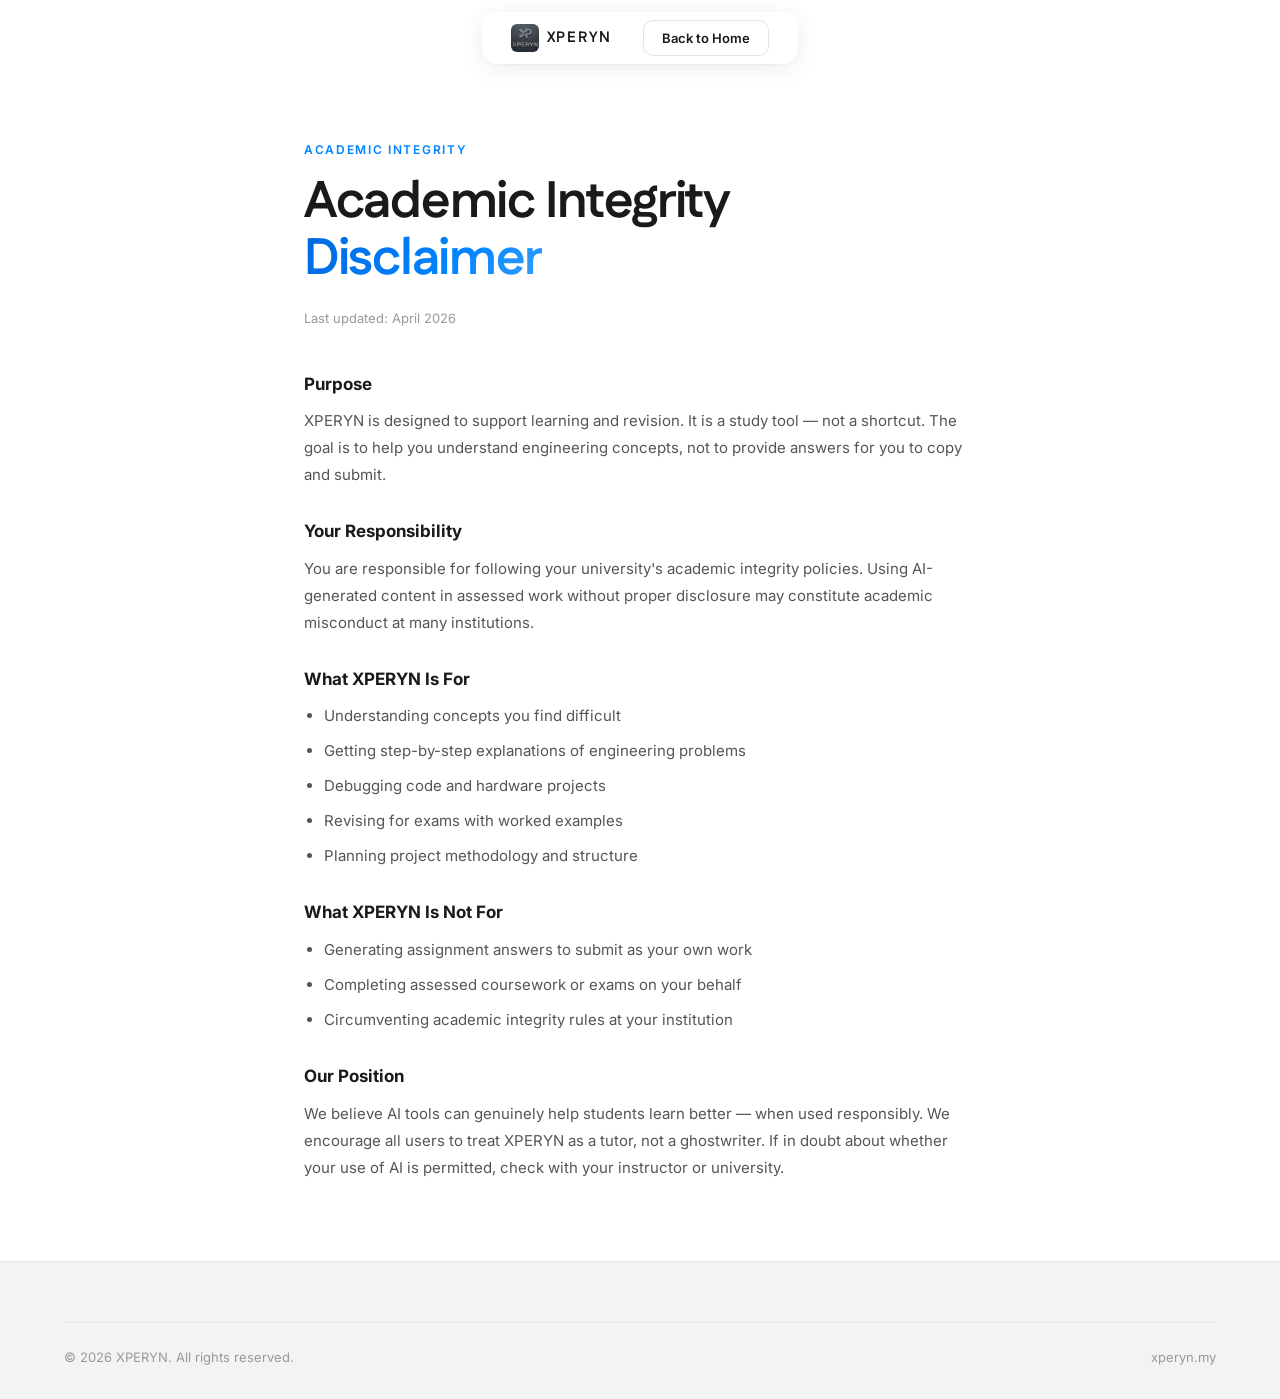
<file: website/academic-integrity.html>
<!DOCTYPE html>
<html lang="en">
<head>
  <meta charset="UTF-8" />
  <meta name="viewport" content="width=device-width, initial-scale=1.0" />
  <title>Academic Integrity — XPERYN</title>
  <link rel="icon" type="image/png" href="assets/images/favicon.png" />
  <link rel="preconnect" href="https://fonts.googleapis.com" />
  <link rel="preconnect" href="https://fonts.gstatic.com" crossorigin />
  <link href="https://fonts.googleapis.com/css2?family=Fustat:wght@700&family=Inter:wght@400;500;600;700&display=swap" rel="stylesheet" />
  <link rel="stylesheet" href="assets/style.css" />
</head>
<body>
  <nav id="navbar" class="scrolled">
    <div class="nav-inner">
      <a href="index.html" class="nav-logo">
        <img src="assets/images/favicon.png" alt="XPERYN" class="nav-logo-img" />
        <span class="nav-logo-text">XPERYN</span>
      </a>
      <a href="index.html" class="nav-cta">Back to Home</a>
    </div>
  </nav>

  <section style="padding:140px 24px 80px;max-width:720px;margin:0 auto">
    <div class="section-label">Academic Integrity</div>
    <h1 class="section-title">Academic Integrity<br /><span class="gradient-text">Disclaimer</span></h1>
    <p style="color:var(--text-3);font-size:13px;margin-bottom:40px">Last updated: April 2026</p>

    <div style="font-size:15px;color:var(--text-2);line-height:1.8;display:flex;flex-direction:column;gap:28px">
      <div>
        <h3 style="font-size:17px;color:var(--text);margin-bottom:8px">Purpose</h3>
        <p>XPERYN is designed to support learning and revision. It is a study tool — not a shortcut. The goal is to help you understand engineering concepts, not to provide answers for you to copy and submit.</p>
      </div>
      <div>
        <h3 style="font-size:17px;color:var(--text);margin-bottom:8px">Your Responsibility</h3>
        <p>You are responsible for following your university's academic integrity policies. Using AI-generated content in assessed work without proper disclosure may constitute academic misconduct at many institutions.</p>
      </div>
      <div>
        <h3 style="font-size:17px;color:var(--text);margin-bottom:8px">What XPERYN Is For</h3>
        <ul style="padding-left:20px;display:flex;flex-direction:column;gap:8px;margin-top:8px">
          <li>Understanding concepts you find difficult</li>
          <li>Getting step-by-step explanations of engineering problems</li>
          <li>Debugging code and hardware projects</li>
          <li>Revising for exams with worked examples</li>
          <li>Planning project methodology and structure</li>
        </ul>
      </div>
      <div>
        <h3 style="font-size:17px;color:var(--text);margin-bottom:8px">What XPERYN Is Not For</h3>
        <ul style="padding-left:20px;display:flex;flex-direction:column;gap:8px;margin-top:8px">
          <li>Generating assignment answers to submit as your own work</li>
          <li>Completing assessed coursework or exams on your behalf</li>
          <li>Circumventing academic integrity rules at your institution</li>
        </ul>
      </div>
      <div>
        <h3 style="font-size:17px;color:var(--text);margin-bottom:8px">Our Position</h3>
        <p>We believe AI tools can genuinely help students learn better — when used responsibly. We encourage all users to treat XPERYN as a tutor, not a ghostwriter. If in doubt about whether your use of AI is permitted, check with your instructor or university.</p>
      </div>
    </div>
  </section>

  <footer class="footer">
    <div class="container">
      <div class="footer-bottom">
        <span>&copy; 2026 XPERYN. All rights reserved.</span>
        <span>xperyn.my</span>
      </div>
    </div>
  </footer>
</body>
</html>
</file>
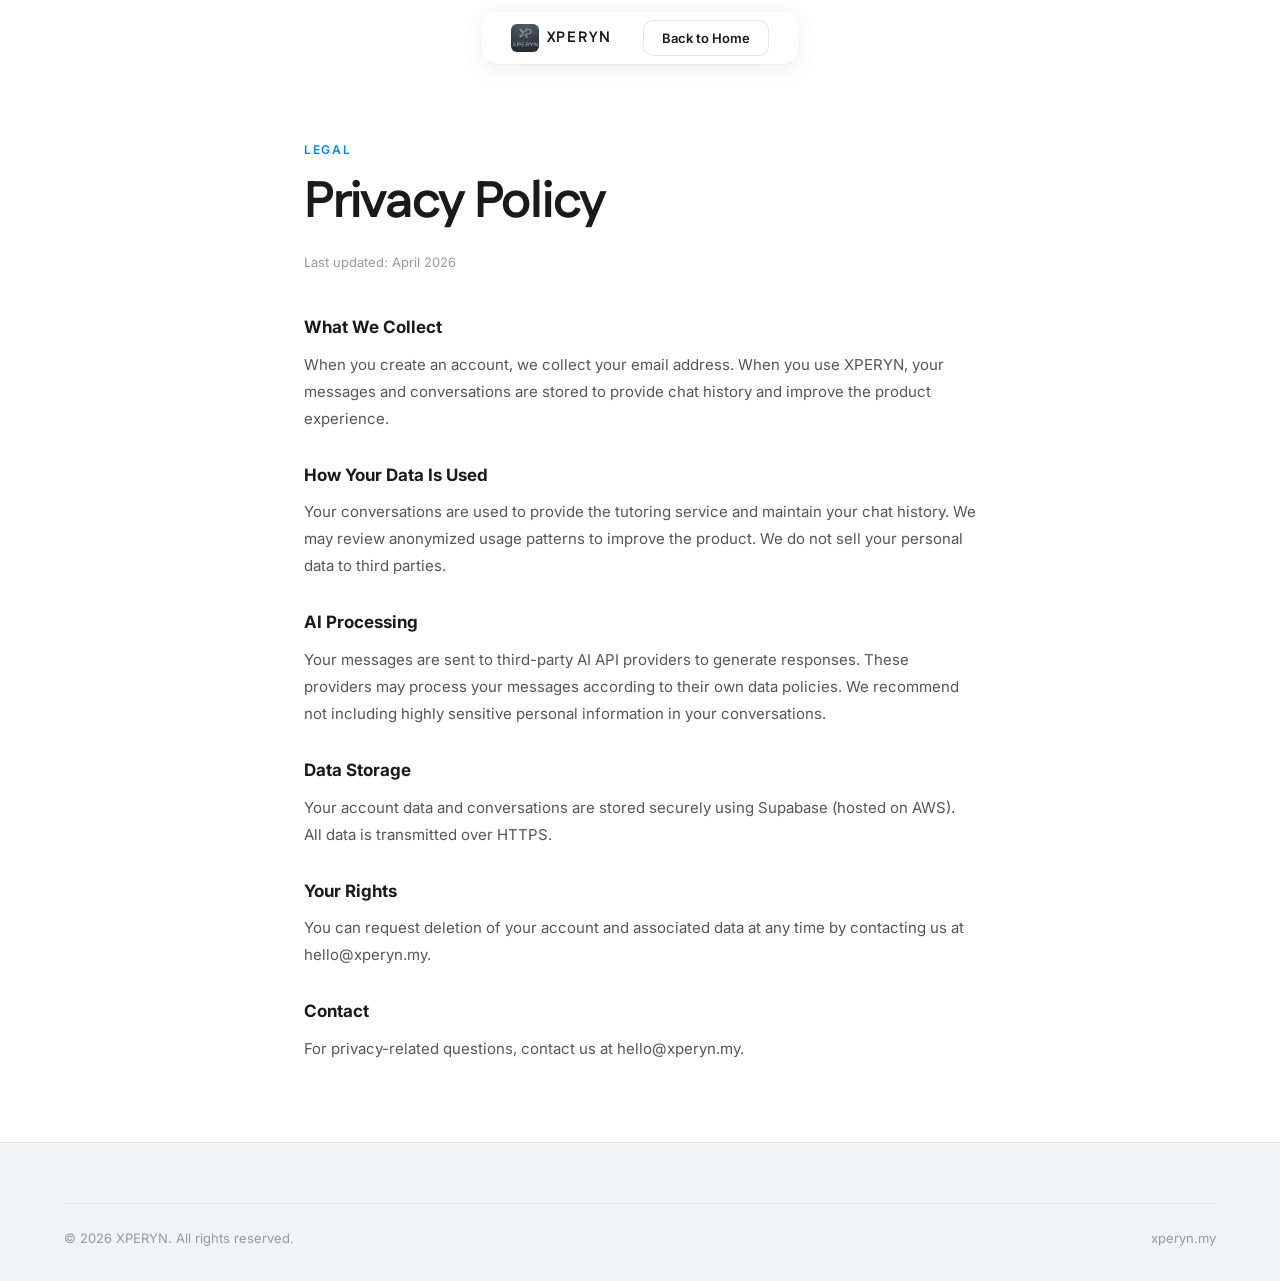
<file: website/privacy.html>
<!DOCTYPE html>
<html lang="en">
<head>
  <meta charset="UTF-8" />
  <meta name="viewport" content="width=device-width, initial-scale=1.0" />
  <title>Privacy Policy — XPERYN</title>
  <link rel="icon" type="image/png" href="assets/images/favicon.png" />
  <link rel="preconnect" href="https://fonts.googleapis.com" />
  <link rel="preconnect" href="https://fonts.gstatic.com" crossorigin />
  <link href="https://fonts.googleapis.com/css2?family=Fustat:wght@700&family=Inter:wght@400;500;600;700&display=swap" rel="stylesheet" />
  <link rel="stylesheet" href="assets/style.css" />
</head>
<body>
  <nav id="navbar" class="scrolled">
    <div class="nav-inner">
      <a href="index.html" class="nav-logo">
        <img src="assets/images/favicon.png" alt="XPERYN" class="nav-logo-img" />
        <span class="nav-logo-text">XPERYN</span>
      </a>
      <a href="index.html" class="nav-cta">Back to Home</a>
    </div>
  </nav>

  <section style="padding:140px 24px 80px;max-width:720px;margin:0 auto">
    <div class="section-label">Legal</div>
    <h1 class="section-title">Privacy Policy</h1>
    <p style="color:var(--text-3);font-size:13px;margin-bottom:40px">Last updated: April 2026</p>

    <div style="font-size:15px;color:var(--text-2);line-height:1.8;display:flex;flex-direction:column;gap:28px">
      <div>
        <h3 style="font-size:17px;color:var(--text);margin-bottom:8px">What We Collect</h3>
        <p>When you create an account, we collect your email address. When you use XPERYN, your messages and conversations are stored to provide chat history and improve the product experience.</p>
      </div>
      <div>
        <h3 style="font-size:17px;color:var(--text);margin-bottom:8px">How Your Data Is Used</h3>
        <p>Your conversations are used to provide the tutoring service and maintain your chat history. We may review anonymized usage patterns to improve the product. We do not sell your personal data to third parties.</p>
      </div>
      <div>
        <h3 style="font-size:17px;color:var(--text);margin-bottom:8px">AI Processing</h3>
        <p>Your messages are sent to third-party AI API providers to generate responses. These providers may process your messages according to their own data policies. We recommend not including highly sensitive personal information in your conversations.</p>
      </div>
      <div>
        <h3 style="font-size:17px;color:var(--text);margin-bottom:8px">Data Storage</h3>
        <p>Your account data and conversations are stored securely using Supabase (hosted on AWS). All data is transmitted over HTTPS.</p>
      </div>
      <div>
        <h3 style="font-size:17px;color:var(--text);margin-bottom:8px">Your Rights</h3>
        <p>You can request deletion of your account and associated data at any time by contacting us at hello@xperyn.my.</p>
      </div>
      <div>
        <h3 style="font-size:17px;color:var(--text);margin-bottom:8px">Contact</h3>
        <p>For privacy-related questions, contact us at hello@xperyn.my.</p>
      </div>
    </div>
  </section>

  <footer class="footer">
    <div class="container">
      <div class="footer-bottom">
        <span>&copy; 2026 XPERYN. All rights reserved.</span>
        <span>xperyn.my</span>
      </div>
    </div>
  </footer>
</body>
</html>
</file>
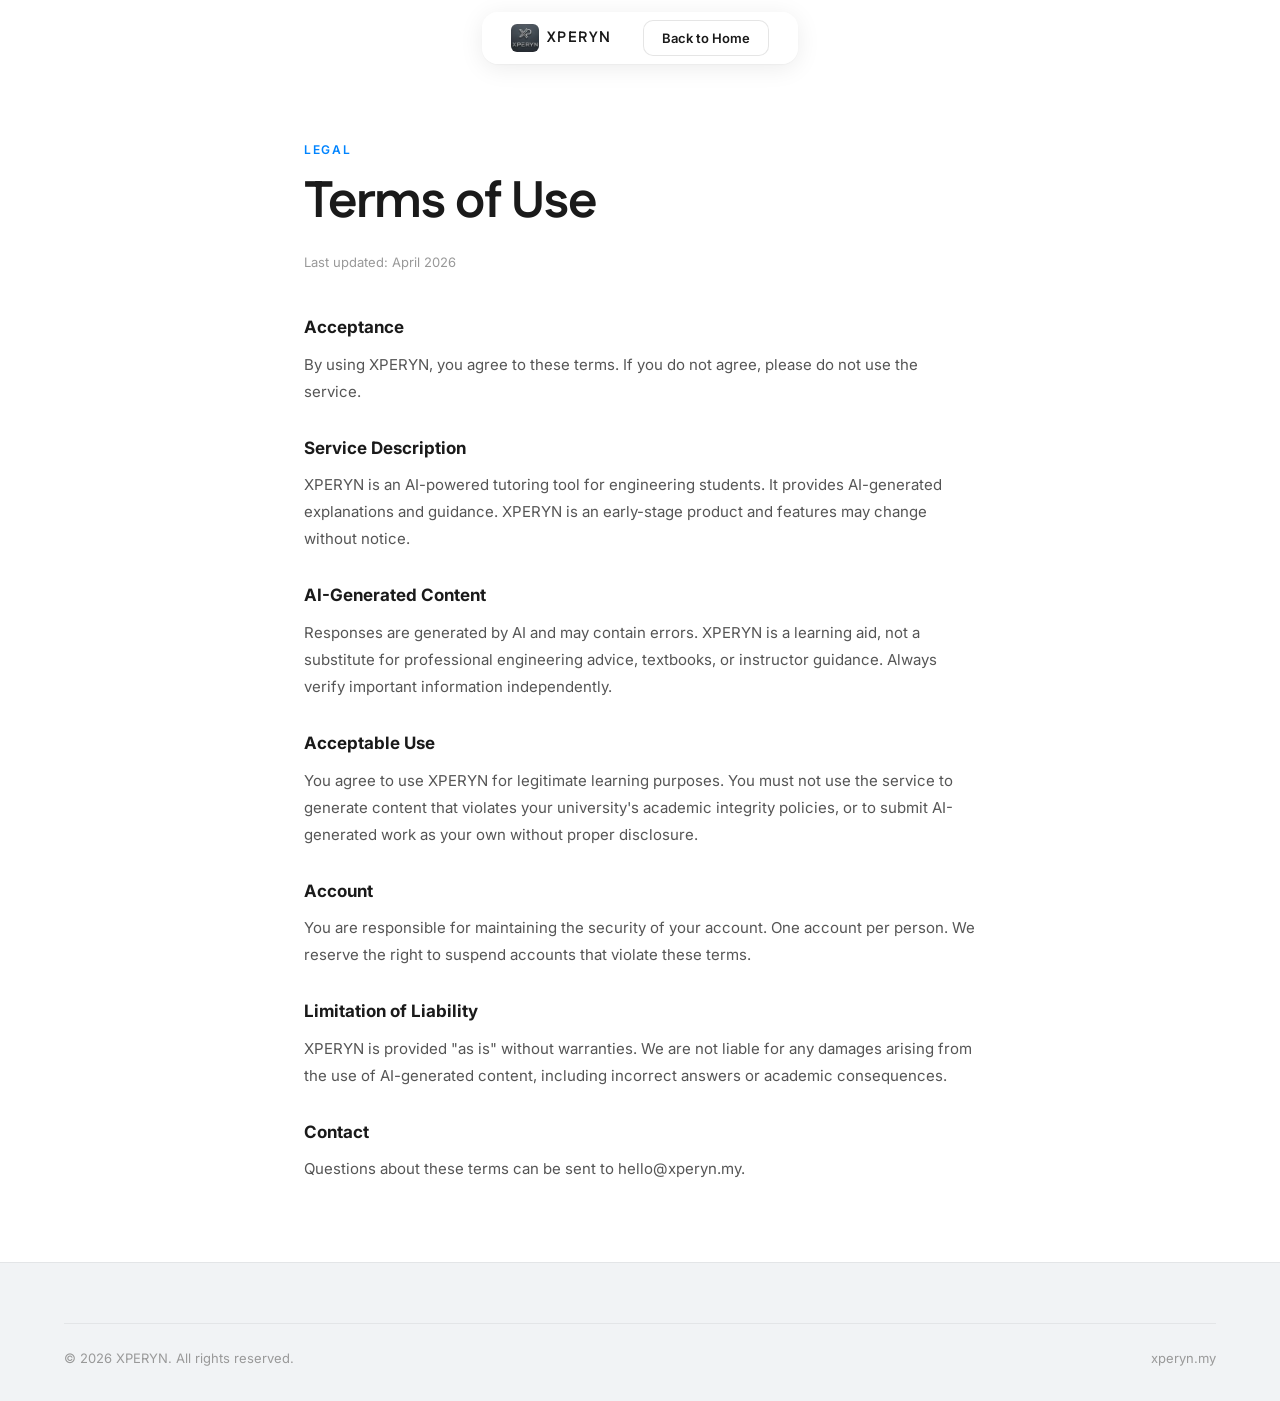
<file: website/terms.html>
<!DOCTYPE html>
<html lang="en">
<head>
  <meta charset="UTF-8" />
  <meta name="viewport" content="width=device-width, initial-scale=1.0" />
  <title>Terms of Use — XPERYN</title>
  <link rel="icon" type="image/png" href="assets/images/favicon.png" />
  <link rel="preconnect" href="https://fonts.googleapis.com" />
  <link rel="preconnect" href="https://fonts.gstatic.com" crossorigin />
  <link href="https://fonts.googleapis.com/css2?family=Fustat:wght@700&family=Inter:wght@400;500;600;700&display=swap" rel="stylesheet" />
  <link rel="stylesheet" href="assets/style.css" />
</head>
<body>
  <nav id="navbar" class="scrolled">
    <div class="nav-inner">
      <a href="index.html" class="nav-logo">
        <img src="assets/images/favicon.png" alt="XPERYN" class="nav-logo-img" />
        <span class="nav-logo-text">XPERYN</span>
      </a>
      <a href="index.html" class="nav-cta">Back to Home</a>
    </div>
  </nav>

  <section style="padding:140px 24px 80px;max-width:720px;margin:0 auto">
    <div class="section-label">Legal</div>
    <h1 class="section-title">Terms of Use</h1>
    <p style="color:var(--text-3);font-size:13px;margin-bottom:40px">Last updated: April 2026</p>

    <div style="font-size:15px;color:var(--text-2);line-height:1.8;display:flex;flex-direction:column;gap:28px">
      <div>
        <h3 style="font-size:17px;color:var(--text);margin-bottom:8px">Acceptance</h3>
        <p>By using XPERYN, you agree to these terms. If you do not agree, please do not use the service.</p>
      </div>
      <div>
        <h3 style="font-size:17px;color:var(--text);margin-bottom:8px">Service Description</h3>
        <p>XPERYN is an AI-powered tutoring tool for engineering students. It provides AI-generated explanations and guidance. XPERYN is an early-stage product and features may change without notice.</p>
      </div>
      <div>
        <h3 style="font-size:17px;color:var(--text);margin-bottom:8px">AI-Generated Content</h3>
        <p>Responses are generated by AI and may contain errors. XPERYN is a learning aid, not a substitute for professional engineering advice, textbooks, or instructor guidance. Always verify important information independently.</p>
      </div>
      <div>
        <h3 style="font-size:17px;color:var(--text);margin-bottom:8px">Acceptable Use</h3>
        <p>You agree to use XPERYN for legitimate learning purposes. You must not use the service to generate content that violates your university's academic integrity policies, or to submit AI-generated work as your own without proper disclosure.</p>
      </div>
      <div>
        <h3 style="font-size:17px;color:var(--text);margin-bottom:8px">Account</h3>
        <p>You are responsible for maintaining the security of your account. One account per person. We reserve the right to suspend accounts that violate these terms.</p>
      </div>
      <div>
        <h3 style="font-size:17px;color:var(--text);margin-bottom:8px">Limitation of Liability</h3>
        <p>XPERYN is provided "as is" without warranties. We are not liable for any damages arising from the use of AI-generated content, including incorrect answers or academic consequences.</p>
      </div>
      <div>
        <h3 style="font-size:17px;color:var(--text);margin-bottom:8px">Contact</h3>
        <p>Questions about these terms can be sent to hello@xperyn.my.</p>
      </div>
    </div>
  </section>

  <footer class="footer">
    <div class="container">
      <div class="footer-bottom">
        <span>&copy; 2026 XPERYN. All rights reserved.</span>
        <span>xperyn.my</span>
      </div>
    </div>
  </footer>
</body>
</html>
</file>
<file: website/assets/style.css>
/* ============================================================
   XPERYN — Liquid Glass Stylesheet
   White premium AI startup aesthetic
   ============================================================ */

*, *::before, *::after { box-sizing: border-box; margin: 0; padding: 0; }

:root {
  --bg:        #ffffff;
  --bg-2:      #f8f9fa;
  --bg-3:      #f1f3f5;
  --surface:   #ffffff;
  --surface-2: #f5f6f8;
  --border:    rgba(0,0,0,0.06);
  --border-2:  rgba(0,0,0,0.10);
  --text:      #1a1a1a;
  --text-2:    #555555;
  --text-3:    #999999;
  --accent:    rgba(0,132,255,0.9);
  --accent-solid: #0084ff;
  --accent-2:  #319AFF;
  --accent-glow: rgba(96,177,255,0.15);
  --glass-bg:  rgba(255,255,255,0.3);
  --glass-border: rgba(0,0,0,0.1);
  --glass-shadow: inset 0px 4px 4px 0px rgba(255,255,255,0.25);
  --font-heading: 'Fustat', 'SF Pro Display', -apple-system, sans-serif;
  --font: 'Inter', -apple-system, BlinkMacSystemFont, 'Segoe UI', system-ui, sans-serif;
  --font-mono: 'SF Mono', 'Fira Code', monospace;
  --radius: 16px;
  --radius-sm: 10px;
  --transition: 0.3s cubic-bezier(0.4, 0, 0.2, 1);
}

html { scroll-behavior: smooth; font-size: 16px; }

body {
  background: var(--bg);
  color: var(--text);
  font-family: var(--font);
  line-height: 1.6;
  overflow-x: hidden;
  -webkit-font-smoothing: antialiased;
  -moz-osx-font-smoothing: grayscale;
}

a { color: inherit; text-decoration: none; }
img { max-width: 100%; display: block; }

.container {
  max-width: 1200px;
  margin: 0 auto;
  padding: 0 24px;
}

.gradient-text {
  background: linear-gradient(135deg, #0066dd 0%, #0084ff 30%, #60B1FF 60%, #a78bfa 100%);
  background-size: 200% 200%;
  -webkit-background-clip: text;
  -webkit-text-fill-color: transparent;
  background-clip: text;
  animation: gradientShift 6s ease-in-out infinite;
}

@keyframes gradientShift {
  0%, 100% { background-position: 0% 50%; }
  50% { background-position: 100% 50%; }
}

/* ============================================================
   NAVBAR — Liquid Glass
   ============================================================ */
#navbar {
  position: fixed;
  top: 30px; left: 0; right: 0;
  z-index: 100;
  display: flex;
  justify-content: center;
  padding: 0 24px;
  transition: top var(--transition);
}

#navbar.scrolled { top: 12px; }

.nav-inner {
  display: flex;
  align-items: center;
  gap: 32px;
  height: 52px;
  padding: 0 28px;
  background: rgba(255,255,255,0.45);
  backdrop-filter: blur(50px) saturate(180%);
  -webkit-backdrop-filter: blur(50px) saturate(180%);
  border: 1px solid rgba(255,255,255,0.6);
  border-radius: var(--radius);
  box-shadow:
    inset 0px 4px 4px 0px rgba(255,255,255,0.35),
    0 4px 24px rgba(0,0,0,0.08),
    0 1px 2px rgba(0,0,0,0.04);
  width: fit-content;
  max-width: 100%;
}

.nav-logo {
  display: flex;
  align-items: center;
  gap: 8px;
  flex-shrink: 0;
  text-decoration: none;
}

.nav-logo-img {
  width: 28px;
  height: 28px;
  border-radius: 6px;
  object-fit: cover;
  flex-shrink: 0;
}

.nav-logo-text {
  font-size: 15px;
  font-weight: 700;
  letter-spacing: 0.12em;
  color: var(--text);
  font-family: var(--font-heading);
}

.nav-links {
  display: flex;
  list-style: none;
  gap: 28px;
}

.nav-links a {
  font-size: 13px;
  font-weight: 500;
  color: var(--text-2);
  transition: color var(--transition);
}

.nav-links a:hover { color: var(--text); }

.nav-cta {
  font-size: 13px;
  font-weight: 600;
  padding: 7px 18px;
  background: var(--glass-bg);
  backdrop-filter: blur(10px);
  border: 1px solid var(--glass-border);
  border-radius: var(--radius-sm);
  box-shadow: var(--glass-shadow);
  color: var(--text);
  transition: background var(--transition), transform var(--transition);
  flex-shrink: 0;
  display: flex;
  align-items: center;
  gap: 6px;
}

.nav-cta:hover {
  background: rgba(255,255,255,0.5);
  transform: scale(1.02);
}

.nav-hamburger {
  display: none;
  flex-direction: column;
  gap: 5px;
  background: none;
  border: none;
  cursor: pointer;
  padding: 4px;
  margin-left: auto;
}

.nav-hamburger span {
  display: block;
  width: 20px;
  height: 1.5px;
  background: var(--text);
  transition: var(--transition);
}

/* Language Toggle */
.lang-toggle {
  display: flex;
  gap: 2px;
  background: rgba(0,0,0,0.04);
  border-radius: 8px;
  padding: 2px;
  flex-shrink: 0;
}

.lang-btn {
  font-size: 12px;
  font-weight: 500;
  padding: 4px 10px;
  border: none;
  border-radius: 6px;
  background: transparent;
  color: var(--text-3);
  cursor: pointer;
  font-family: var(--font);
  transition: all var(--transition);
}

.lang-btn.lang-active {
  background: rgba(255,255,255,0.9);
  color: var(--text);
  box-shadow: 0 1px 3px rgba(0,0,0,0.08);
}

/* ============================================================
   BUTTONS
   ============================================================ */
.btn-primary {
  display: inline-flex;
  align-items: center;
  gap: 8px;
  padding: 14px 28px;
  background: linear-gradient(135deg, rgba(0,102,221,0.9) 0%, rgba(0,132,255,0.85) 100%);
  backdrop-filter: blur(4px);
  color: #fff;
  font-size: 14px;
  font-weight: 600;
  border-radius: var(--radius);
  box-shadow:
    inset 0px 2px 4px 0px rgba(255,255,255,0.3),
    0 4px 20px rgba(0,132,255,0.35),
    0 1px 3px rgba(0,0,0,0.1);
  transition: transform var(--transition), box-shadow var(--transition);
  letter-spacing: -0.01em;
  border: none;
  cursor: pointer;
  font-family: var(--font);
}

.btn-primary:hover {
  transform: scale(1.03) translateY(-1px);
  box-shadow:
    inset 0px 2px 4px 0px rgba(255,255,255,0.3),
    0 8px 32px rgba(0,132,255,0.4),
    0 2px 6px rgba(0,0,0,0.1);
}

.btn-arrow {
  display: inline-flex;
  align-items: center;
  justify-content: center;
  width: 24px;
  height: 24px;
  background: rgba(255,255,255,0.25);
  border-radius: 50%;
  font-size: 14px;
}

.btn-ghost {
  display: inline-flex;
  align-items: center;
  gap: 8px;
  padding: 14px 28px;
  border: 1px solid var(--border-2);
  color: var(--text-2);
  font-size: 14px;
  font-weight: 500;
  border-radius: var(--radius);
  transition: color var(--transition), border-color var(--transition), transform var(--transition);
}

.btn-ghost:hover {
  color: var(--text);
  border-color: rgba(0,0,0,0.2);
  transform: translateY(-1px);
}

.btn-large { padding: 16px 36px; font-size: 15px; }

/* ============================================================
   HERO
   ============================================================ */
#hero {
  position: relative;
  min-height: 100vh;
  display: flex;
  align-items: center;
  justify-content: center;
  padding: 120px 24px 80px;
  overflow: hidden;
}

.hero-bg {
  position: absolute;
  inset: 0;
  pointer-events: none;
  overflow: hidden;
}

.hero-glow {
  position: absolute;
  border-radius: 50%;
  filter: blur(100px);
}

.glow-1 {
  width: 900px; height: 900px;
  background: radial-gradient(circle, #60B1FF 0%, #319AFF 40%, transparent 70%);
  top: -350px; left: -250px;
  opacity: 0.25;
  animation: glowFloat 8s ease-in-out infinite;
}

.glow-2 {
  width: 600px; height: 600px;
  background: radial-gradient(circle, #a78bfa 0%, #7c3aed 50%, transparent 70%);
  bottom: -200px; right: -100px;
  opacity: 0.12;
  animation: glowFloat 10s ease-in-out infinite reverse;
}

@keyframes glowFloat {
  0%, 100% { transform: translate(0, 0); }
  50% { transform: translate(30px, -20px); }
}

.hero-mesh {
  position: absolute;
  inset: 0;
  background-image:
    linear-gradient(rgba(0,132,255,0.04) 1px, transparent 1px),
    linear-gradient(90deg, rgba(0,132,255,0.04) 1px, transparent 1px);
  background-size: 80px 80px;
  mask-image: radial-gradient(ellipse 70% 60% at 50% 40%, black 20%, transparent 100%);
}

.hero-inner {
  position: relative;
  z-index: 2;
  max-width: 1200px;
  width: 100%;
  margin: 0 auto;
  display: flex;
  align-items: center;
  gap: 60px;
}

.hero-content {
  flex: 1;
  max-width: 620px;
  animation: heroFadeIn 1s ease-out;
}

@keyframes heroFadeIn {
  from { opacity: 0; transform: translateY(30px); }
  to { opacity: 1; transform: translateY(0); }
}

.hero-badge {
  display: inline-flex;
  align-items: center;
  gap: 8px;
  font-size: 12px;
  font-weight: 500;
  letter-spacing: 0.08em;
  text-transform: uppercase;
  color: var(--text-2);
  border: 1px solid var(--border-2);
  padding: 6px 14px;
  border-radius: 100px;
  margin-bottom: 32px;
  background: var(--glass-bg);
  backdrop-filter: blur(10px);
}

.hero-headline {
  font-size: clamp(42px, 5vw, 75px);
  font-weight: 700;
  line-height: 1.05;
  letter-spacing: -2px;
  margin-bottom: 24px;
  color: var(--text);
  font-family: var(--font-heading);
}

.hero-sub {
  font-size: 18px;
  color: var(--text-2);
  line-height: 1.65;
  max-width: 520px;
  margin-bottom: 40px;
  letter-spacing: -1px;
}

.hero-actions {
  display: flex;
  gap: 16px;
  flex-wrap: wrap;
}

.hero-visual {
  flex: 1;
  display: flex;
  justify-content: center;
  align-items: center;
}

/* Glassy Orb — cinematic */
.glassy-orb {
  position: relative;
  width: 420px;
  height: 420px;
  transform: scale(1.15);
}

.orb-glow {
  position: absolute;
  inset: -60px;
  border-radius: 50%;
  background: radial-gradient(circle, rgba(0,132,255,0.35) 0%, rgba(96,177,255,0.15) 40%, transparent 70%);
  filter: blur(40px);
  animation: orbGlow 4s ease-in-out infinite;
}

.orb-core {
  position: absolute;
  inset: 20px;
  border-radius: 50%;
  background:
    radial-gradient(circle at 30% 30%, rgba(255,255,255,0.9) 0%, transparent 50%),
    radial-gradient(circle at 70% 70%, rgba(0,132,255,0.5) 0%, transparent 50%),
    radial-gradient(circle at 50% 50%, rgba(96,177,255,0.8) 0%, rgba(49,154,255,0.4) 40%, rgba(0,100,220,0.15) 70%, transparent 100%);
  box-shadow:
    inset 0 0 60px rgba(255,255,255,0.4),
    inset 0 0 120px rgba(0,132,255,0.2),
    0 0 80px rgba(0,132,255,0.3),
    0 0 160px rgba(96,177,255,0.15);
  animation: orbPulse 5s ease-in-out infinite;
  backdrop-filter: blur(2px);
}

.orb-highlight {
  position: absolute;
  top: 40px; left: 50px;
  width: 120px; height: 80px;
  border-radius: 50%;
  background: radial-gradient(ellipse, rgba(255,255,255,0.7) 0%, transparent 70%);
  filter: blur(8px);
  animation: orbHighlight 5s ease-in-out infinite;
}

.orb-ring {
  position: absolute;
  border-radius: 50%;
  border: 1px solid rgba(96,177,255,0.2);
}

.orb-ring-1 {
  inset: -10px;
  animation: orbRingSpin 20s linear infinite;
  border-style: dashed;
  border-color: rgba(0,132,255,0.12);
}

.orb-ring-2 {
  inset: -35px;
  animation: orbRingSpin 30s linear infinite reverse;
  border-color: rgba(96,177,255,0.08);
}

.orb-ring-3 {
  inset: -60px;
  border: 1px solid rgba(124,58,237,0.06);
  animation: orbRingSpin 40s linear infinite;
}

/* Floating particles */
.orb-particles {
  position: absolute;
  inset: -80px;
}

.orb-particles span {
  position: absolute;
  width: 3px;
  height: 3px;
  border-radius: 50%;
  background: rgba(0,132,255,0.6);
  box-shadow: 0 0 6px rgba(0,132,255,0.4);
}

.orb-particles span:nth-child(1) { top: 10%; left: 20%; animation: particleFloat 6s ease-in-out infinite; }
.orb-particles span:nth-child(2) { top: 30%; right: 10%; animation: particleFloat 5s ease-in-out infinite 0.5s; width: 2px; height: 2px; }
.orb-particles span:nth-child(3) { bottom: 20%; left: 15%; animation: particleFloat 7s ease-in-out infinite 1s; }
.orb-particles span:nth-child(4) { top: 15%; right: 25%; animation: particleFloat 4s ease-in-out infinite 1.5s; width: 4px; height: 4px; }
.orb-particles span:nth-child(5) { bottom: 10%; right: 20%; animation: particleFloat 6s ease-in-out infinite 2s; width: 2px; height: 2px; }
.orb-particles span:nth-child(6) { top: 50%; left: 5%; animation: particleFloat 5s ease-in-out infinite 0.8s; }
.orb-particles span:nth-child(7) { bottom: 35%; right: 5%; animation: particleFloat 7s ease-in-out infinite 1.2s; width: 2px; height: 2px; background: rgba(124,58,237,0.5); }
.orb-particles span:nth-child(8) { top: 5%; left: 50%; animation: particleFloat 4.5s ease-in-out infinite 0.3s; background: rgba(124,58,237,0.4); }

@keyframes orbGlow {
  0%, 100% { opacity: 0.7; transform: scale(1); }
  50% { opacity: 1; transform: scale(1.08); }
}

@keyframes orbPulse {
  0%, 100% { transform: scale(1); }
  50% { transform: scale(1.03); }
}

@keyframes orbHighlight {
  0%, 100% { opacity: 0.6; transform: translate(0, 0); }
  50% { opacity: 0.9; transform: translate(5px, 3px); }
}

@keyframes orbRingSpin {
  from { transform: rotate(0deg); }
  to { transform: rotate(360deg); }
}

@keyframes particleFloat {
  0%, 100% { transform: translate(0, 0); opacity: 0.4; }
  25% { transform: translate(8px, -12px); opacity: 0.8; }
  50% { transform: translate(-5px, -20px); opacity: 0.6; }
  75% { transform: translate(10px, -8px); opacity: 0.9; }
}

/* ============================================================
   TRUSTED STRIP
   ============================================================ */
.trusted-strip {
  padding: 48px 0;
  border-top: 1px solid var(--border);
  border-bottom: 1px solid var(--border);
}

.trusted-label {
  font-size: 13px;
  color: var(--text-3);
  text-align: center;
  margin-bottom: 28px;
  letter-spacing: 0.02em;
}

.trusted-logos {
  display: flex;
  align-items: center;
  justify-content: center;
  gap: 60px;
  flex-wrap: wrap;
}

.trusted-logo {
  width: 100px;
  height: 24px;
  color: var(--text-3);
  opacity: 0.5;
  transition: opacity var(--transition);
}

.trusted-logo:hover { opacity: 0.8; }

/* ============================================================
   SECTION COMMONS
   ============================================================ */
.section-label {
  font-size: 12px;
  font-weight: 600;
  letter-spacing: 0.14em;
  text-transform: uppercase;
  color: var(--accent-solid);
  margin-bottom: 16px;
}

.section-title {
  font-size: clamp(32px, 4vw, 52px);
  font-weight: 700;
  line-height: 1.1;
  letter-spacing: -0.025em;
  margin-bottom: 20px;
  color: var(--text);
  font-family: var(--font-heading);
}

.section-desc {
  font-size: 17px;
  color: var(--text-2);
  line-height: 1.7;
  max-width: 640px;
}

/* ============================================================
   DEMO VIDEO
   ============================================================ */
.section-demo {
  padding: 120px 0;
  background: var(--bg);
}

.section-demo .container {
  display: flex;
  flex-direction: column;
  gap: 40px;
}

.demo-video-wrap {
  max-width: 800px;
  margin: 0 auto;
  width: 100%;
  border-radius: var(--radius);
  overflow: hidden;
  border: 1px solid var(--border);
  box-shadow: 0 8px 40px rgba(0,0,0,0.08), 0 2px 8px rgba(0,0,0,0.04);
}

.demo-video {
  width: 100%;
  display: block;
  background: #000;
}

/* ============================================================
   THE PROBLEM
   ============================================================ */
.section-problem {
  padding: 120px 0;
  background: var(--bg-3);
}

.problem-inner {
  display: grid;
  grid-template-columns: 1fr 1fr;
  gap: 80px;
  align-items: start;
}

.problem-body {
  font-size: 16px;
  color: var(--text-2);
  line-height: 1.8;
  margin-bottom: 20px;
}

.highlight-text {
  color: var(--text) !important;
  font-size: 17px !important;
  border-left: 2px solid var(--accent-solid);
  padding-left: 20px;
  margin-top: 8px;
}

/* ============================================================
   STATS
   ============================================================ */
.section-stats {
  padding: 80px 0;
  background: var(--bg);
  border-bottom: 1px solid var(--border);
}

.stats-grid {
  display: grid;
  grid-template-columns: repeat(4, 1fr);
  gap: 1px;
  background: var(--border);
  border: 1px solid var(--border);
  border-radius: var(--radius);
  overflow: hidden;
}

.stats-card {
  background: var(--bg);
  padding: 48px 36px;
  transition: background var(--transition), box-shadow var(--transition);
}

.stats-card:hover {
  background: rgba(0,132,255,0.02);
  box-shadow: 0 0 40px rgba(0,132,255,0.04);
}

.stats-value {
  font-size: 56px;
  font-weight: 700;
  letter-spacing: -0.04em;
  font-family: var(--font-heading);
  background: linear-gradient(135deg, #0066dd 0%, #60B1FF 50%, #a78bfa 100%);
  -webkit-background-clip: text;
  -webkit-text-fill-color: transparent;
  background-clip: text;
  line-height: 1;
  margin-bottom: 16px;
}

.stats-label {
  font-size: 13px;
  color: var(--text-3);
  line-height: 1.6;
}

/* ============================================================
   PLATFORM
   ============================================================ */
.section-platform {
  padding: 120px 0;
  background: var(--bg-2);
}

.section-platform .container {
  display: flex;
  flex-direction: column;
  gap: 60px;
}

.platform-pillars {
  display: grid;
  grid-template-columns: repeat(2, 1fr);
  gap: 16px;
  margin-top: 48px;
}

.pillar {
  display: flex;
  align-items: flex-start;
  gap: 16px;
  padding: 24px;
  border: 1px solid rgba(0,0,0,0.06);
  border-radius: var(--radius-sm);
  background: rgba(255,255,255,0.8);
  backdrop-filter: blur(12px);
  -webkit-backdrop-filter: blur(12px);
  box-shadow: 0 2px 8px rgba(0,0,0,0.03), inset 0 1px 0 rgba(255,255,255,0.5);
  transition: border-color var(--transition), box-shadow var(--transition), transform var(--transition);
}

.pillar:hover {
  border-color: rgba(0,132,255,0.12);
  box-shadow: 0 8px 32px rgba(0,132,255,0.06), inset 0 1px 0 rgba(255,255,255,0.5);
  transform: translateY(-2px);
}

.pillar-icon {
  width: 36px;
  height: 36px;
  display: flex;
  align-items: center;
  justify-content: center;
  color: var(--accent-solid);
  flex-shrink: 0;
}

.pillar-title {
  font-size: 15px;
  font-weight: 600;
  color: var(--text);
  margin-bottom: 4px;
}

.pillar-desc {
  font-size: 13px;
  color: var(--text-2);
  line-height: 1.5;
}

/* ============================================================
   CAPABILITIES
   ============================================================ */
.section-capabilities {
  padding: 120px 0;
  background: var(--bg);
}

.section-capabilities .container {
  display: flex;
  flex-direction: column;
  gap: 60px;
}

.cap-grid {
  display: grid;
  grid-template-columns: repeat(3, 1fr);
  gap: 1px;
  background: var(--border);
  border: 1px solid var(--border);
  border-radius: var(--radius);
  overflow: hidden;
}

.cap-card {
  background: rgba(255,255,255,0.7);
  backdrop-filter: blur(20px);
  -webkit-backdrop-filter: blur(20px);
  padding: 40px 36px;
  transition: background var(--transition), box-shadow var(--transition);
}

.cap-card:hover {
  background: rgba(255,255,255,0.9);
  box-shadow: 0 8px 32px rgba(0,132,255,0.06);
}

/* New Feature Banner */
.new-feature-banner {
  display: flex;
  align-items: flex-start;
  gap: 20px;
  padding: 28px 32px;
  border: 1px solid rgba(0,132,255,0.25);
  border-radius: var(--radius);
  background: linear-gradient(135deg, rgba(0,132,255,0.06) 0%, rgba(124,58,237,0.03) 50%, var(--surface) 100%);
  box-shadow: 0 4px 24px rgba(0,132,255,0.08), inset 0 1px 0 rgba(255,255,255,0.6);
  margin-bottom: 24px;
}

.new-feature-badge {
  flex-shrink: 0;
  font-size: 11px;
  font-weight: 700;
  letter-spacing: 0.1em;
  padding: 4px 10px;
  border-radius: 100px;
  background: var(--accent-solid);
  color: #fff;
}

.new-feature-content h3 {
  font-size: 18px;
  font-weight: 600;
  color: var(--text);
  margin-bottom: 6px;
}

.new-feature-content p {
  font-size: 14px;
  color: var(--text-2);
  line-height: 1.65;
}

.cap-icon-wrap {
  display: flex;
  align-items: center;
  justify-content: center;
  border: 1px solid rgba(0,132,255,0.15);
  border-radius: var(--radius-sm);
  color: var(--accent-solid);
  margin-bottom: 24px;
  background: rgba(0,132,255,0.05);
}

.cap-card h3 {
  font-size: 17px;
  font-weight: 600;
  letter-spacing: -0.01em;
  margin-bottom: 12px;
  color: var(--text);
}

.cap-card p {
  font-size: 14px;
  color: var(--text-2);
  line-height: 1.65;
}

/* ============================================================
   HOW IT WORKS
   ============================================================ */
.section-how {
  padding: 120px 0;
  background: var(--bg-2);
}

.section-how .container {
  display: flex;
  flex-direction: column;
  gap: 60px;
}

.how-steps {
  display: flex;
  flex-direction: column;
  border: 1px solid var(--border);
  border-radius: var(--radius);
  overflow: hidden;
  background: var(--surface);
}

.how-step {
  display: flex;
  gap: 48px;
  align-items: flex-start;
  padding: 48px;
  border-bottom: 1px solid var(--border);
  transition: background var(--transition);
}

.how-step:last-child { border-bottom: none; }
.how-step:hover { background: var(--bg-2); }

.how-step-num {
  font-size: 13px;
  font-weight: 700;
  font-family: var(--font-mono);
  color: var(--accent-solid);
  letter-spacing: 0.08em;
  flex-shrink: 0;
  padding-top: 4px;
  min-width: 32px;
}

.how-step-content h3 {
  font-size: 20px;
  font-weight: 600;
  letter-spacing: -0.01em;
  margin-bottom: 12px;
  color: var(--text);
}

.how-step-content p {
  font-size: 15px;
  color: var(--text-2);
  line-height: 1.75;
  max-width: 680px;
}

/* ============================================================
   SUBJECTS
   ============================================================ */
.section-subjects {
  padding: 120px 0;
  background: var(--bg-3);
}

.section-subjects .container {
  display: flex;
  flex-direction: column;
  gap: 60px;
}

.subjects-wrap {
  display: grid;
  grid-template-columns: 1fr 1fr;
  gap: 24px;
}

.subjects-col {
  padding: 40px;
  border: 1px solid var(--border);
  border-radius: var(--radius);
  background: var(--surface);
  box-shadow: 0 1px 3px rgba(0,0,0,0.04);
}

.subjects-col-title {
  font-size: 11px;
  font-weight: 700;
  letter-spacing: 0.12em;
  text-transform: uppercase;
  color: var(--accent-solid);
  margin-bottom: 20px;
}

.subjects-list {
  list-style: none;
  display: flex;
  flex-direction: column;
  gap: 10px;
}

.subjects-list li {
  font-size: 14px;
  color: var(--text-2);
  padding-left: 16px;
  position: relative;
  line-height: 1.5;
}

.subjects-list li::before {
  content: '';
  position: absolute;
  left: 0;
  top: 8px;
  width: 4px;
  height: 4px;
  border-radius: 50%;
  background: var(--accent-solid);
  opacity: 0.5;
}

/* ============================================================
   WHY NOT GENERIC AI
   ============================================================ */
.section-difference {
  padding: 120px 0;
  background: var(--bg);
}

.section-difference .container {
  display: flex;
  flex-direction: column;
  gap: 60px;
}

.diff-grid {
  display: grid;
  grid-template-columns: 1fr 1fr;
  gap: 24px;
}

.diff-col {
  padding: 40px;
  border-radius: var(--radius);
  border: 1px solid var(--border);
  background: var(--surface);
}

.diff-col-bad { background: var(--bg-2); }
.diff-col-good {
  background: rgba(255,255,255,0.9);
  backdrop-filter: blur(12px);
  border-color: rgba(0,132,255,0.2);
  box-shadow: 0 4px 32px rgba(0,132,255,0.06), inset 0 1px 0 rgba(255,255,255,0.6);
}

.diff-col-header { margin-bottom: 28px; }

.diff-tag {
  display: inline-block;
  font-size: 11px;
  font-weight: 700;
  letter-spacing: 0.1em;
  text-transform: uppercase;
  padding: 5px 12px;
  border-radius: 100px;
}

.diff-tag-bad {
  background: rgba(0,0,0,0.05);
  color: var(--text-3);
}

.diff-tag-good {
  background: rgba(0,132,255,0.1);
  color: var(--accent-solid);
}

.diff-list {
  list-style: none;
  display: flex;
  flex-direction: column;
  gap: 14px;
}

.diff-list li {
  font-size: 14px;
  line-height: 1.55;
  padding-left: 20px;
  position: relative;
}

.diff-col-bad .diff-list li { color: var(--text-3); }
.diff-col-bad .diff-list li::before {
  content: '\00d7';
  position: absolute;
  left: 0;
  color: var(--text-3);
  font-size: 13px;
}

.diff-col-good .diff-list li { color: var(--text-2); }
.diff-col-good .diff-list li::before {
  content: '\2713';
  position: absolute;
  left: 0;
  color: var(--accent-solid);
  font-size: 12px;
  top: 1px;
}

/* ============================================================
   WHO IT'S FOR
   ============================================================ */
.section-who {
  padding: 120px 0;
  background: var(--bg-2);
}

.section-who .container {
  display: flex;
  flex-direction: column;
  gap: 60px;
}

.who-grid {
  display: grid;
  grid-template-columns: repeat(3, 1fr);
  gap: 20px;
}

.who-card {
  padding: 40px 32px;
  border: 1px solid rgba(0,0,0,0.06);
  border-radius: var(--radius);
  background: rgba(255,255,255,0.8);
  backdrop-filter: blur(16px);
  -webkit-backdrop-filter: blur(16px);
  box-shadow: 0 2px 8px rgba(0,0,0,0.04), inset 0 1px 0 rgba(255,255,255,0.6);
  transition: border-color var(--transition), transform var(--transition), box-shadow var(--transition);
}

.who-card:hover {
  border-color: rgba(0,132,255,0.15);
  transform: translateY(-6px);
  box-shadow: 0 16px 48px rgba(0,132,255,0.08), inset 0 1px 0 rgba(255,255,255,0.6);
}

.who-number {
  font-size: 12px;
  font-weight: 700;
  letter-spacing: 0.1em;
  color: var(--accent-solid);
  margin-bottom: 20px;
  font-family: var(--font-mono);
}

.who-card h3 {
  font-size: 20px;
  font-weight: 600;
  letter-spacing: -0.01em;
  margin-bottom: 14px;
  color: var(--text);
}

.who-card p {
  font-size: 14px;
  color: var(--text-2);
  line-height: 1.65;
}

/* ============================================================
   WHAT WE'RE BUILDING
   ============================================================ */
.section-building {
  padding: 120px 0;
  background: var(--bg-3);
}

.section-building .container {
  display: flex;
  flex-direction: column;
  gap: 60px;
}

.building-grid {
  display: grid;
  grid-template-columns: repeat(3, 1fr);
  gap: 16px;
}

.building-card {
  padding: 36px 32px;
  border: 1px solid rgba(0,0,0,0.06);
  border-radius: var(--radius);
  background: rgba(255,255,255,0.8);
  backdrop-filter: blur(16px);
  -webkit-backdrop-filter: blur(16px);
  box-shadow: 0 2px 8px rgba(0,0,0,0.04), inset 0 1px 0 rgba(255,255,255,0.6);
  transition: border-color var(--transition), transform var(--transition), box-shadow var(--transition);
}

.building-card:hover {
  border-color: rgba(0,132,255,0.15);
  transform: translateY(-6px);
  box-shadow: 0 16px 48px rgba(0,132,255,0.08), inset 0 1px 0 rgba(255,255,255,0.6);
}

.building-icon {
  width: 44px;
  height: 44px;
  display: flex;
  align-items: center;
  justify-content: center;
  border: 1px solid rgba(0,132,255,0.15);
  border-radius: var(--radius-sm);
  color: var(--accent-solid);
  margin-bottom: 20px;
  background: rgba(0,132,255,0.05);
}

.building-card h3 {
  font-size: 16px;
  font-weight: 600;
  letter-spacing: -0.01em;
  margin-bottom: 10px;
  color: var(--text);
}

.building-card p {
  font-size: 13px;
  color: var(--text-2);
  line-height: 1.65;
}

/* ============================================================
   WHAT'S COMING
   ============================================================ */
.section-coming {
  padding: 120px 0;
  background: var(--bg-2);
}

.section-coming .container {
  display: flex;
  flex-direction: column;
  gap: 60px;
}

.coming-grid {
  display: grid;
  grid-template-columns: repeat(3, 1fr);
  gap: 16px;
}

.coming-card {
  padding: 36px 32px;
  border: 1px solid var(--border);
  border-radius: var(--radius);
  background: var(--surface);
  display: flex;
  flex-direction: column;
  gap: 16px;
  box-shadow: 0 1px 3px rgba(0,0,0,0.04);
  transition: border-color var(--transition), transform var(--transition), box-shadow var(--transition);
}

.coming-card:hover {
  border-color: var(--border-2);
  transform: translateY(-4px);
  box-shadow: 0 8px 32px rgba(0,0,0,0.06);
}

.coming-card-featured {
  border-color: rgba(0,132,255,0.25);
  background: linear-gradient(135deg, rgba(0,132,255,0.06) 0%, rgba(124,58,237,0.03) 50%, var(--surface) 100%);
  box-shadow: 0 4px 24px rgba(0,132,255,0.08), inset 0 1px 0 rgba(255,255,255,0.6);
}

.coming-status {
  display: flex;
  align-items: center;
  gap: 8px;
  font-size: 12px;
  font-weight: 500;
  color: var(--text-3);
  letter-spacing: 0.04em;
}

.status-dot {
  width: 7px;
  height: 7px;
  border-radius: 50%;
  flex-shrink: 0;
}

.status-active {
  background: var(--accent-solid);
  box-shadow: 0 0 8px rgba(0,132,255,0.5);
  animation: pulse 2s ease-in-out infinite;
}

.status-soon { background: var(--text-3); }

@keyframes pulse {
  0%, 100% { opacity: 1; }
  50% { opacity: 0.4; }
}

.coming-card h3 {
  font-size: 18px;
  font-weight: 600;
  letter-spacing: -0.01em;
  color: var(--text);
}

.coming-card p {
  font-size: 14px;
  color: var(--text-2);
  line-height: 1.65;
  flex: 1;
}

.coming-subjects {
  display: flex;
  flex-wrap: wrap;
  gap: 8px;
  margin-top: 4px;
}

.coming-tag {
  font-size: 11px;
  font-weight: 500;
  padding: 4px 10px;
  border: 1px solid var(--border-2);
  border-radius: 100px;
  color: var(--text-3);
  letter-spacing: 0.02em;
}

/* ============================================================
   EARLY ACCESS
   ============================================================ */
.section-early {
  padding: 120px 0;
  background: var(--bg);
  overflow: hidden;
}

.early-inner {
  position: relative;
  max-width: 640px;
  margin: 0 auto;
  text-align: center;
  display: flex;
  flex-direction: column;
  align-items: center;
  gap: 24px;
}

.early-glow {
  position: absolute;
  width: 800px;
  height: 500px;
  background: radial-gradient(ellipse, rgba(0,132,255,0.1) 0%, rgba(124,58,237,0.05) 40%, transparent 70%);
  top: 50%;
  left: 50%;
  transform: translate(-50%, -50%);
  pointer-events: none;
  animation: ctaGlow 6s ease-in-out infinite;
}

.early-desc {
  font-size: 17px;
  color: var(--text-2);
  line-height: 1.7;
  max-width: 520px;
}

.early-form {
  width: 100%;
  display: flex;
  flex-direction: column;
  gap: 12px;
}

.early-form-row {
  display: flex;
  gap: 12px;
}

.early-input {
  flex: 1;
  padding: 14px 20px;
  background: var(--bg-2);
  border: 1px solid var(--border-2);
  border-radius: 100px;
  color: var(--text);
  font-size: 14px;
  font-family: var(--font);
  outline: none;
  transition: border-color var(--transition);
}

.early-input::placeholder { color: var(--text-3); }
.early-input:focus { border-color: var(--accent-solid); }

.early-note {
  font-size: 12px;
  color: var(--text-3);
  text-align: center;
}

.early-form-success {
  display: flex;
  align-items: center;
  gap: 12px;
  padding: 16px 24px;
  background: rgba(0,132,255,0.06);
  border: 1px solid rgba(0,132,255,0.15);
  border-radius: var(--radius-sm);
  color: var(--accent-solid);
  font-size: 14px;
  width: 100%;
  justify-content: center;
}

.success-icon { flex-shrink: 0; }

.early-perks {
  display: flex;
  flex-direction: column;
  gap: 10px;
  width: 100%;
  padding-top: 8px;
}

.early-perk {
  display: flex;
  align-items: center;
  gap: 10px;
  font-size: 13px;
  color: var(--text-2);
  justify-content: center;
}

.early-perk svg { color: var(--accent-solid); flex-shrink: 0; }

/* ============================================================
   ABOUT
   ============================================================ */
.section-about {
  padding: 120px 0;
  background: var(--bg-2);
}

.about-split {
  display: grid;
  grid-template-columns: 1fr 1fr;
  gap: 80px;
  align-items: start;
}

.about-body {
  font-size: 16px;
  color: var(--text-2);
  line-height: 1.75;
  margin-bottom: 20px;
}

.about-stats {
  display: flex;
  gap: 40px;
  margin-top: 48px;
  padding-top: 40px;
  border-top: 1px solid var(--border);
}

.stat-value {
  font-size: 36px;
  font-weight: 700;
  letter-spacing: -0.03em;
  font-family: var(--font-heading);
  background: linear-gradient(135deg, var(--accent-solid), #60B1FF);
  -webkit-background-clip: text;
  -webkit-text-fill-color: transparent;
  background-clip: text;
}

.stat-label {
  font-size: 12px;
  color: var(--text-3);
  margin-top: 4px;
  letter-spacing: 0.04em;
}

/* ============================================================
   FOUNDER NOTE
   ============================================================ */
.section-founder {
  padding: 120px 0;
  background: var(--bg);
}

.founder-inner {
  max-width: 800px;
  margin: 0 auto;
  text-align: center;
}

.quote-mark {
  font-size: 80px;
  line-height: 0.6;
  color: var(--accent-solid);
  opacity: 0.2;
  font-family: Georgia, serif;
  margin-bottom: 32px;
}

blockquote {
  font-size: 22px;
  font-weight: 400;
  line-height: 1.65;
  color: var(--text);
  letter-spacing: -0.01em;
  margin-bottom: 40px;
}

.founder-attr {
  display: flex;
  flex-direction: column;
  align-items: center;
  gap: 4px;
}

.founder-name {
  font-size: 14px;
  font-weight: 600;
  color: var(--text);
}

.founder-title {
  font-size: 13px;
  color: var(--text-3);
}

/* ============================================================
   MISSION / VISION
   ============================================================ */
.section-mission {
  padding: 80px 0;
  background: var(--bg-2);
  border-top: 1px solid var(--border);
  border-bottom: 1px solid var(--border);
}

.mission-grid {
  display: grid;
  grid-template-columns: repeat(3, 1fr);
  gap: 1px;
  background: var(--border);
  border: 1px solid var(--border);
  border-radius: var(--radius);
  overflow: hidden;
}

.mission-card {
  background: var(--bg-2);
  padding: 48px 40px;
}

.mission-card-center {
  background: var(--surface);
}

.mission-label {
  font-size: 11px;
  font-weight: 700;
  letter-spacing: 0.14em;
  text-transform: uppercase;
  color: var(--accent-solid);
  margin-bottom: 20px;
}

.mission-card p {
  font-size: 15px;
  color: var(--text-2);
  line-height: 1.7;
}

/* ============================================================
   WHY NOW
   ============================================================ */
.section-whynow {
  padding: 120px 0;
  background: var(--bg);
}

.whynow-inner {
  display: grid;
  grid-template-columns: 1fr 1.4fr;
  gap: 80px;
  align-items: start;
}

.whynow-right {
  display: flex;
  flex-direction: column;
  border: 1px solid var(--border);
  border-radius: var(--radius);
  overflow: hidden;
  background: var(--surface);
}

.whynow-point {
  display: flex;
  gap: 28px;
  padding: 36px;
  border-bottom: 1px solid var(--border);
  transition: background var(--transition);
}

.whynow-point:last-child { border-bottom: none; }
.whynow-point:hover { background: var(--bg-2); }

.whynow-num {
  font-size: 12px;
  font-weight: 700;
  font-family: var(--font-mono);
  color: var(--accent-solid);
  letter-spacing: 0.08em;
  flex-shrink: 0;
  padding-top: 4px;
}

.whynow-point h3 {
  font-size: 16px;
  font-weight: 600;
  color: var(--text);
  margin-bottom: 10px;
  letter-spacing: -0.01em;
}

.whynow-point p {
  font-size: 14px;
  color: var(--text-2);
  line-height: 1.7;
}

/* ============================================================
   USE CASES
   ============================================================ */
.section-usecases {
  padding: 120px 0;
  background: var(--bg-2);
}

.section-usecases .container {
  display: flex;
  flex-direction: column;
  gap: 60px;
}

.usecase-grid {
  display: grid;
  grid-template-columns: repeat(3, 1fr);
  gap: 16px;
}

.usecase-card {
  padding: 36px 32px;
  border: 1px solid var(--border);
  border-radius: var(--radius);
  background: var(--surface);
  display: flex;
  flex-direction: column;
  gap: 14px;
  box-shadow: 0 1px 3px rgba(0,0,0,0.04);
  transition: border-color var(--transition), transform var(--transition), box-shadow var(--transition);
}

.usecase-card:hover {
  border-color: var(--border-2);
  transform: translateY(-4px);
  box-shadow: 0 8px 32px rgba(0,0,0,0.06);
}

.usecase-scenario {
  font-size: 13px;
  font-weight: 600;
  color: var(--accent-solid);
  letter-spacing: 0.02em;
  padding-bottom: 14px;
  border-bottom: 1px solid var(--border);
}

.usecase-card p {
  font-size: 14px;
  color: var(--text-2);
  line-height: 1.7;
}

/* ============================================================
   ROADMAP
   ============================================================ */
.section-roadmap {
  padding: 120px 0;
  background: var(--bg-3);
}

.section-roadmap .container {
  display: flex;
  flex-direction: column;
  gap: 60px;
}

.roadmap-list {
  display: flex;
  flex-direction: column;
}

.roadmap-item {
  display: flex;
  gap: 32px;
}

.roadmap-marker {
  display: flex;
  flex-direction: column;
  align-items: center;
  flex-shrink: 0;
  padding-top: 4px;
}

.roadmap-dot {
  width: 12px;
  height: 12px;
  border-radius: 50%;
  background: var(--bg-2);
  border: 2px solid var(--border-2);
  flex-shrink: 0;
}

.roadmap-dot-active {
  background: var(--accent-solid);
  border-color: var(--accent-solid);
  box-shadow: 0 0 12px rgba(0,132,255,0.4);
}

.roadmap-line {
  width: 1px;
  flex: 1;
  min-height: 40px;
  background: var(--border-2);
  margin: 8px 0;
}

.roadmap-content {
  padding-bottom: 56px;
  flex: 1;
}

.roadmap-item:last-child .roadmap-content { padding-bottom: 0; }

.roadmap-version {
  font-size: 11px;
  font-weight: 700;
  letter-spacing: 0.12em;
  text-transform: uppercase;
  color: var(--text-3);
  margin-bottom: 10px;
}

.roadmap-active .roadmap-version { color: var(--accent-solid); }

.roadmap-content h3 {
  font-size: 22px;
  font-weight: 600;
  letter-spacing: -0.02em;
  color: var(--text);
  margin-bottom: 12px;
}

.roadmap-content p {
  font-size: 15px;
  color: var(--text-2);
  line-height: 1.75;
  max-width: 680px;
  margin-bottom: 20px;
}

.roadmap-tags {
  display: flex;
  flex-wrap: wrap;
  gap: 8px;
}

.roadmap-tag {
  font-size: 11px;
  font-weight: 500;
  padding: 4px 12px;
  border: 1px solid var(--border-2);
  border-radius: 100px;
  color: var(--text-3);
}

.roadmap-active .roadmap-tag {
  border-color: rgba(0,132,255,0.25);
  color: var(--accent-solid);
}

/* ============================================================
   FAQ
   ============================================================ */
.section-faq {
  padding: 120px 0;
  background: var(--bg);
}

.section-faq .container {
  display: flex;
  flex-direction: column;
  gap: 60px;
}

.faq-list {
  display: flex;
  flex-direction: column;
  border: 1px solid var(--border);
  border-radius: var(--radius);
  overflow: hidden;
  max-width: 800px;
  background: var(--surface);
}

.faq-item {
  border-bottom: 1px solid var(--border);
}

.faq-item:last-child { border-bottom: none; }

.faq-question {
  width: 100%;
  display: flex;
  align-items: center;
  justify-content: space-between;
  gap: 20px;
  padding: 28px 36px;
  background: none;
  border: none;
  cursor: pointer;
  text-align: left;
  font-size: 15px;
  font-weight: 500;
  color: var(--text);
  font-family: var(--font);
  transition: background var(--transition);
}

.faq-question:hover { background: var(--bg-2); }

.faq-icon {
  flex-shrink: 0;
  color: var(--text-3);
  transition: transform var(--transition);
}

.faq-item.open .faq-icon { transform: rotate(180deg); }

.faq-answer {
  max-height: 0;
  overflow: hidden;
  transition: max-height 0.4s cubic-bezier(0.4, 0, 0.2, 1);
}

.faq-item.open .faq-answer { max-height: 300px; }

.faq-answer p {
  padding: 0 36px 28px;
  font-size: 14px;
  color: var(--text-2);
  line-height: 1.75;
}

/* ============================================================
   CTA SECTION
   ============================================================ */
.section-cta {
  padding: 160px 0;
  background: var(--bg-2);
  overflow: hidden;
  position: relative;
}

.cta-inner {
  position: relative;
  text-align: center;
  max-width: 640px;
  margin: 0 auto;
}

.cta-glow {
  position: absolute;
  width: 700px;
  height: 700px;
  background: radial-gradient(circle, rgba(0,132,255,0.12) 0%, rgba(124,58,237,0.06) 40%, transparent 70%);
  top: 50%;
  left: 50%;
  transform: translate(-50%, -50%);
  pointer-events: none;
  animation: ctaGlow 6s ease-in-out infinite;
}

@keyframes ctaGlow {
  0%, 100% { opacity: 0.6; transform: translate(-50%, -50%) scale(1); }
  50% { opacity: 1; transform: translate(-50%, -50%) scale(1.1); }
}

.cta-inner h2 {
  font-size: clamp(36px, 4.5vw, 56px);
  font-weight: 700;
  letter-spacing: -0.03em;
  line-height: 1.1;
  margin-bottom: 20px;
  font-family: var(--font-heading);
  color: var(--text);
}

.cta-inner p {
  font-size: 18px;
  color: var(--text-2);
  margin-bottom: 40px;
}

/* ============================================================
   FOOTER
   ============================================================ */
.footer {
  background: var(--bg-3);
  border-top: 1px solid var(--border);
  padding: 60px 0 32px;
}

.footer-top {
  display: flex;
  justify-content: space-between;
  align-items: flex-start;
  gap: 60px;
  margin-bottom: 48px;
}

.footer-logo {
  display: flex;
  align-items: center;
  gap: 10px;
  font-size: 16px;
  font-weight: 700;
  letter-spacing: 0.14em;
  margin-bottom: 10px;
  font-family: var(--font-heading);
  color: var(--text);
}

.footer-brand p {
  font-size: 13px;
  color: var(--text-3);
}

.footer-links {
  display: flex;
  gap: 60px;
}

.footer-col {
  display: flex;
  flex-direction: column;
  gap: 12px;
}

.footer-col-title {
  font-size: 12px;
  font-weight: 600;
  letter-spacing: 0.1em;
  text-transform: uppercase;
  color: var(--text-3);
  margin-bottom: 4px;
}

.footer-col a {
  font-size: 14px;
  color: var(--text-2);
  transition: color var(--transition);
}

.footer-col a:hover { color: var(--text); }

.footer-bottom {
  display: flex;
  justify-content: space-between;
  align-items: center;
  padding-top: 24px;
  border-top: 1px solid var(--border);
  font-size: 13px;
  color: var(--text-3);
}

/* ============================================================
   SCROLL ANIMATIONS
   ============================================================ */
.fade-up {
  opacity: 0;
  transform: translateY(30px);
  transition: opacity 0.7s ease, transform 0.7s ease;
}

.fade-up.visible {
  opacity: 1;
  transform: translateY(0);
}

/* ============================================================
   RESPONSIVE
   ============================================================ */
@media (max-width: 1024px) {
  .cap-grid { grid-template-columns: repeat(2, 1fr); }
  .about-split { grid-template-columns: 1fr; gap: 48px; }
  .hero-visual { display: none; }
  .hero-inner { justify-content: center; }
  .hero-content { max-width: 100%; text-align: center; }
  .hero-actions { justify-content: center; }
  .hero-badge { margin-left: auto; margin-right: auto; }
  .problem-inner { grid-template-columns: 1fr; gap: 40px; }
  .stats-grid { grid-template-columns: repeat(2, 1fr); }
  .subjects-wrap { grid-template-columns: 1fr; }
  .whynow-inner { grid-template-columns: 1fr; gap: 48px; }
  .usecase-grid { grid-template-columns: repeat(2, 1fr); }
  .coming-grid { grid-template-columns: 1fr; }
  .platform-pillars { grid-template-columns: 1fr; }
  .diff-grid { grid-template-columns: 1fr; }
  .building-grid { grid-template-columns: repeat(2, 1fr); }
  .trusted-logos { gap: 40px; }
}

@media (max-width: 768px) {
  .nav-links, .nav-cta { display: none; }
  .nav-hamburger { display: flex; }
  .nav-inner { width: 100%; }
  .lang-toggle { margin-left: auto; margin-right: 8px; }

  #navbar { top: 12px; }
  #hero { padding: 100px 24px 80px; }
  .hero-headline { font-size: 38px; letter-spacing: -1px; }
  .hero-sub { font-size: 16px; letter-spacing: 0; }

  .cap-grid { grid-template-columns: 1fr; }
  .who-grid { grid-template-columns: 1fr; }
  .mission-grid { grid-template-columns: 1fr; }
  .stats-grid { grid-template-columns: 1fr; }
  .building-grid { grid-template-columns: 1fr; }
  .usecase-grid { grid-template-columns: 1fr; }
  .how-step { flex-direction: column; gap: 16px; padding: 32px 24px; }
  .whynow-point { flex-direction: column; gap: 8px; padding: 28px 24px; }
  .faq-question { padding: 22px 24px; font-size: 14px; }
  .faq-answer p { padding: 0 24px 22px; }
  .roadmap-item { gap: 20px; }
  blockquote { font-size: 18px; }
  .early-form-row { flex-direction: column; }
  .early-input { border-radius: var(--radius-sm); }

  .about-stats { flex-direction: column; gap: 24px; }

  .footer-top { flex-direction: column; gap: 40px; }
  .footer-links { gap: 40px; }
  .footer-bottom { flex-direction: column; gap: 8px; text-align: center; }

  .trusted-logos { gap: 24px; }
  .trusted-logo { width: 80px; }
}

@media (max-width: 480px) {
  .hero-actions { flex-direction: column; }
  .btn-primary, .btn-ghost { width: 100%; justify-content: center; }
  .section-title { font-size: 28px; }
}
</file>
